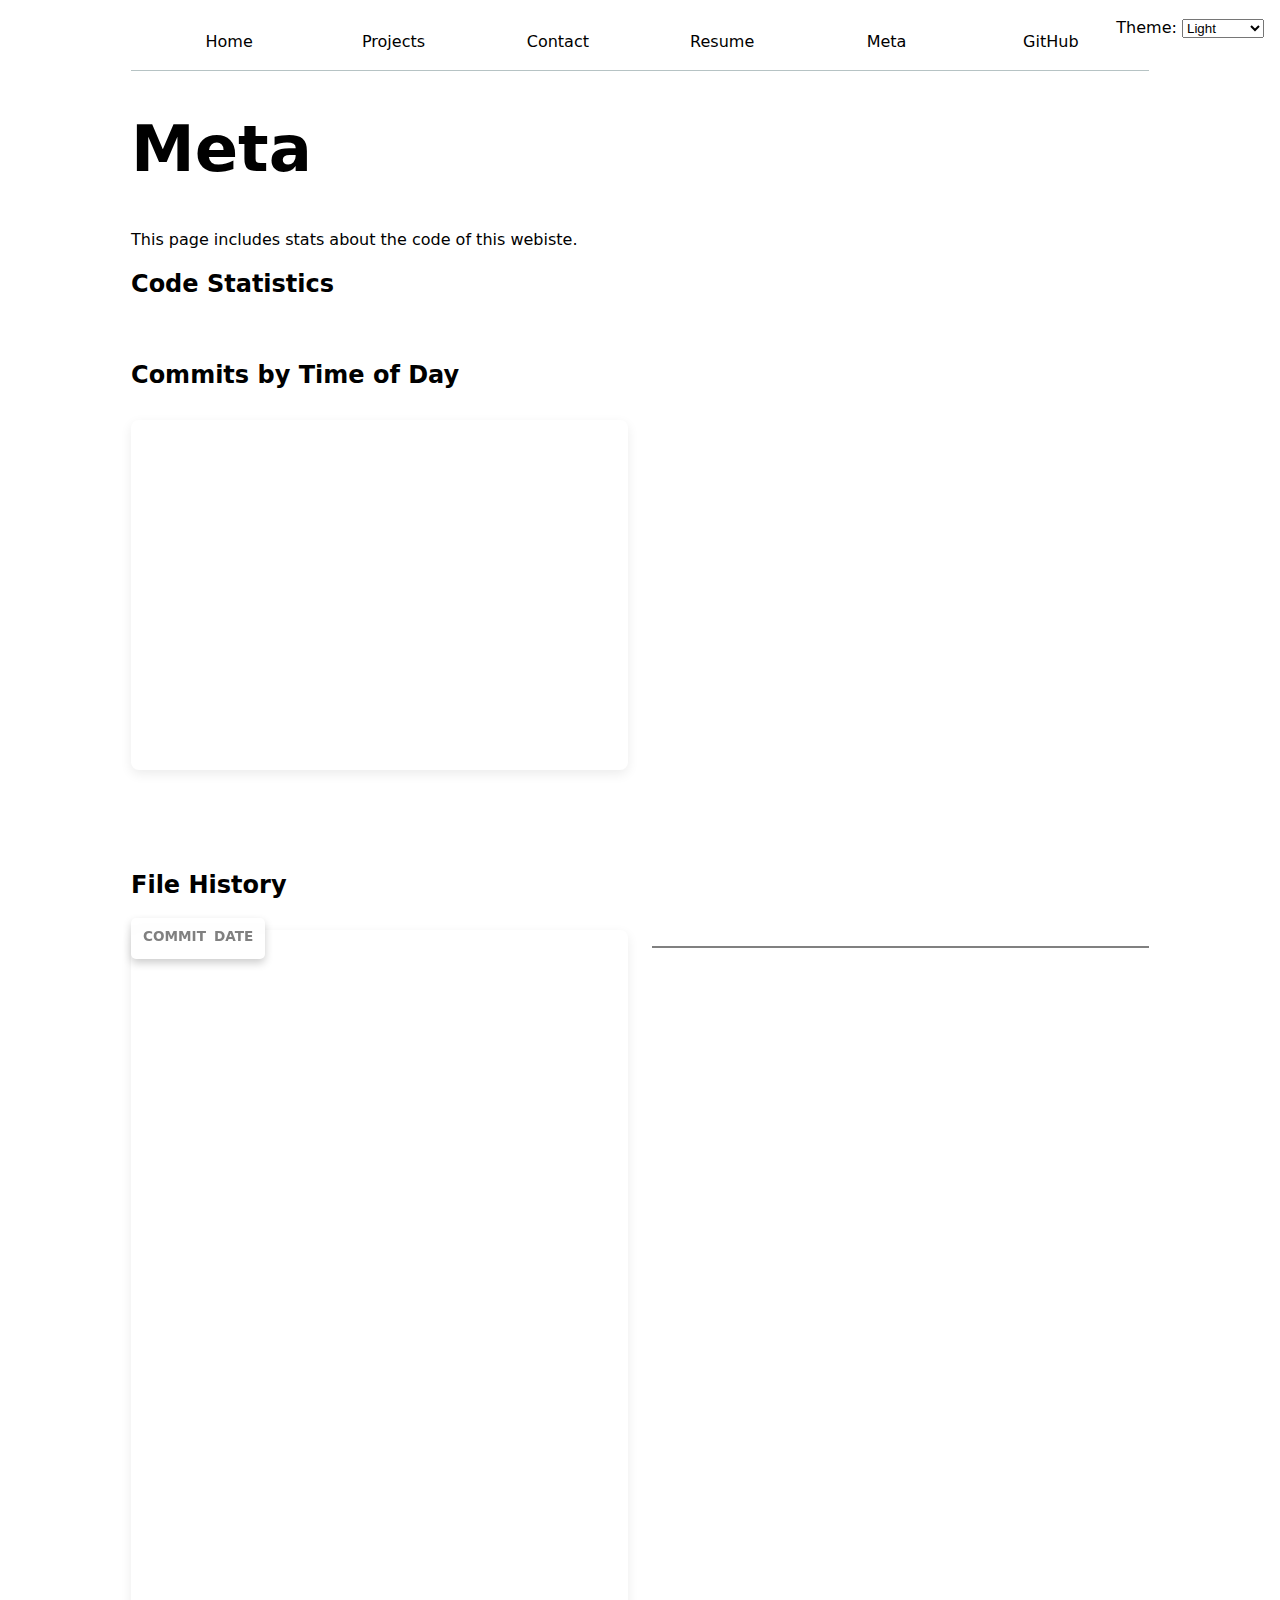
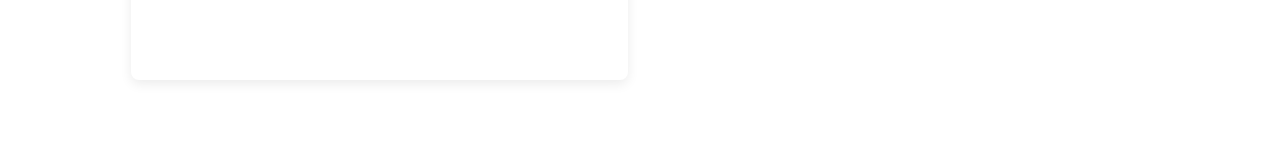
<file: meta/index.html>
<!DOCTYPE html>
<html lang="en">
<head>
    <meta charset="UTF-8">
    <meta name="viewport" content="width=device-width, initial-scale=1.0">
    <title>Meta</title>
    <link rel="stylesheet" href="../style.css">
    <script src="https://d3js.org/d3.v7.min.js"></script>
    <script type="module" src="../global.js"></script>
    <script type="module" src="main.js"></script>
</head>
<body>
    <h1>Meta</h1>
    <p>This page includes stats about the code of this webiste.</p> 
    <h2>Code Statistics</h2>
    <div id="stats"></div>
    <br>
    <h2>Commits by Time of Day</h2>
    <!-- <div id="time-filter" style="display: flex; align-items: baseline;">
        <label>
          Show commits until:
          <input type="range" id="time-slider" min="0" max="100" value="100">
        </label>
        <time id="selected-time" style="margin-left: auto;"></time>
      </div> -->
      
      <div id="scrollytelling">
        <div id="scroll-container">
            <div id="spacer"></div>
            <div id="items-container"></div>
        </div>
        <!-- our old scatterplot div -->
        <div id="chart"></div>
    </div>
    <p id="selection-count"></p>
    <dl id="language-breakdown" class="stats"></dl>
  <h2>File History</h2>
  <dl id="commit-tooltip" class="info tooltip">
      <dt>Commit</dt>
      <dd>
        <a href="" id="commit-link" target="_blank"></a>
      </dd>
      <dt>Date</dt>
      <dd id="commit-date"></dd>
  </dl>
    <div id="file-scrollytelling">
        <div id="file-scroll-container">
            <div id="file-spacer"></div>
            <div id="file-items-container"></div>
        </div>
        <div class="file-chart">
          <dl class="files">
            <div>
              <dt>
                <code></code>
              </dt>
              <dd>
                <div class="line"></div>
              </dd>
            </div>
          </dl>
          </div>
    </div>
  
</body>
</html>
</file>
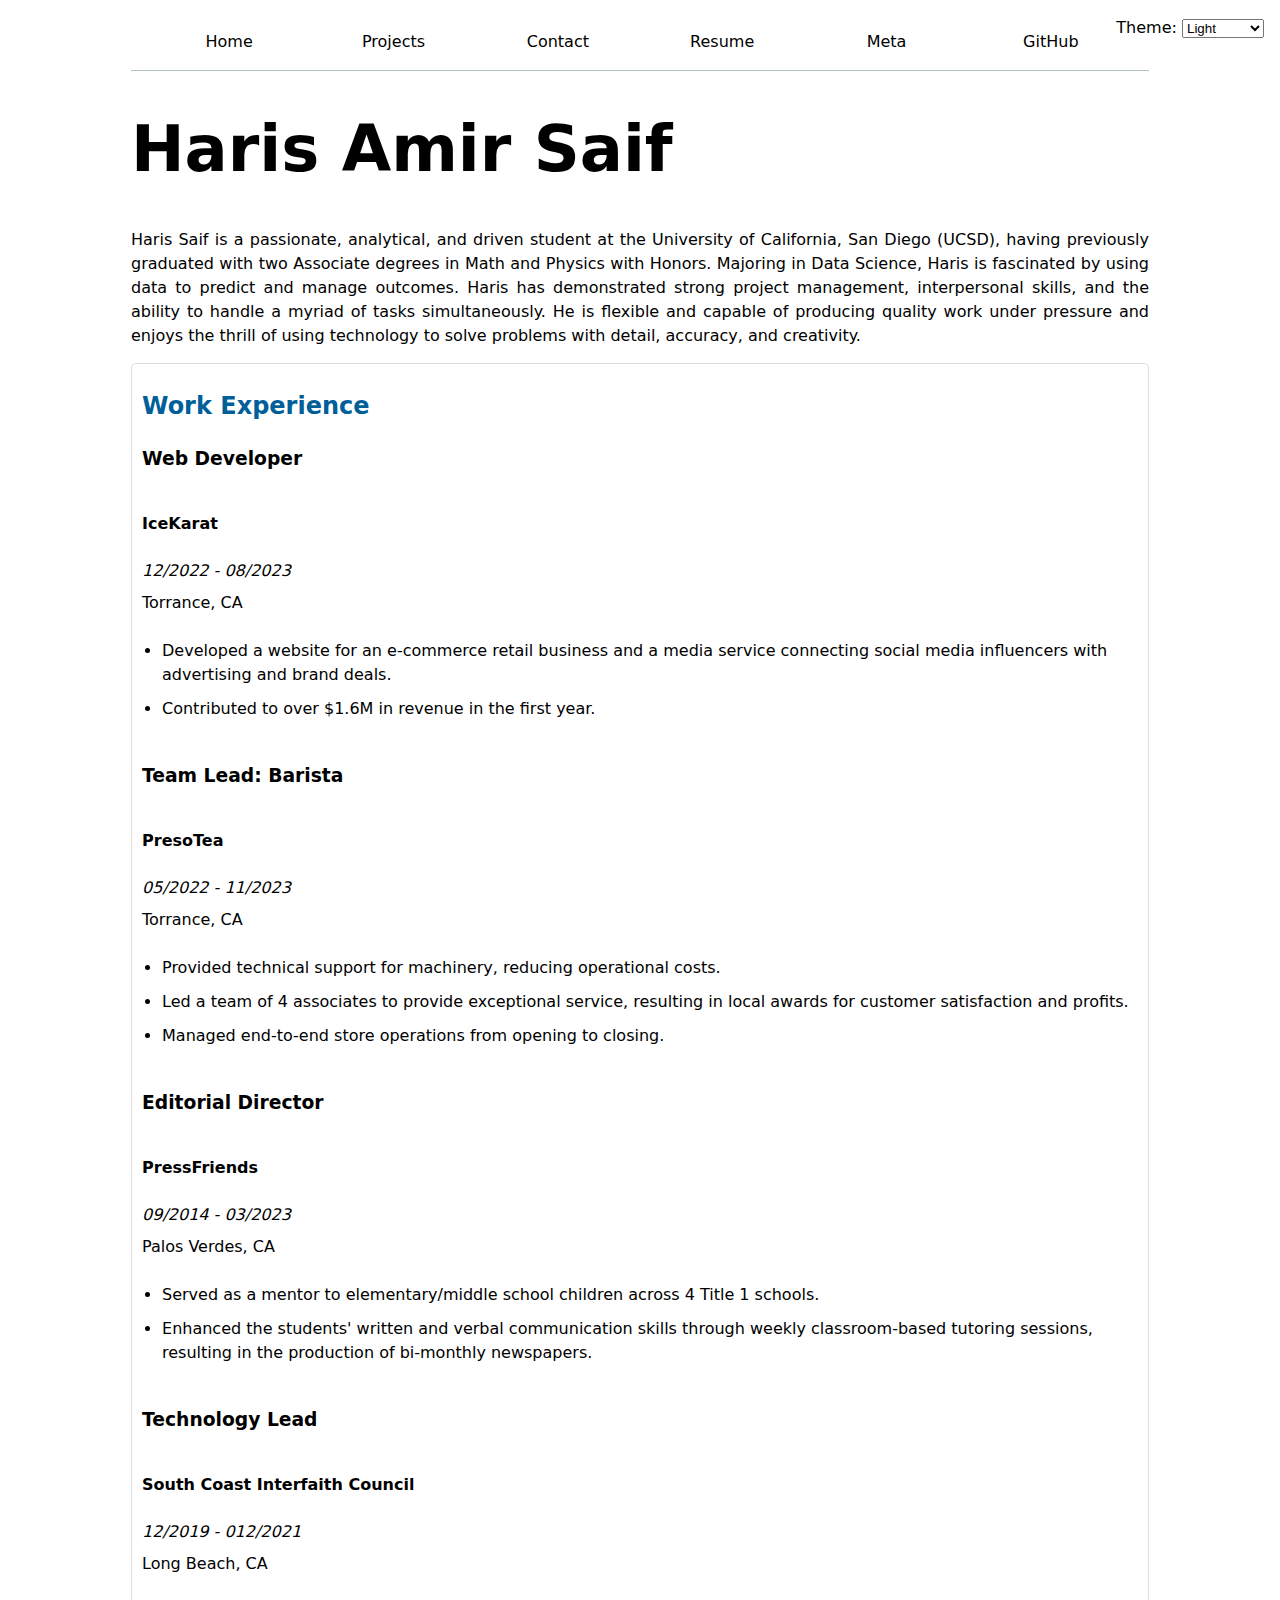
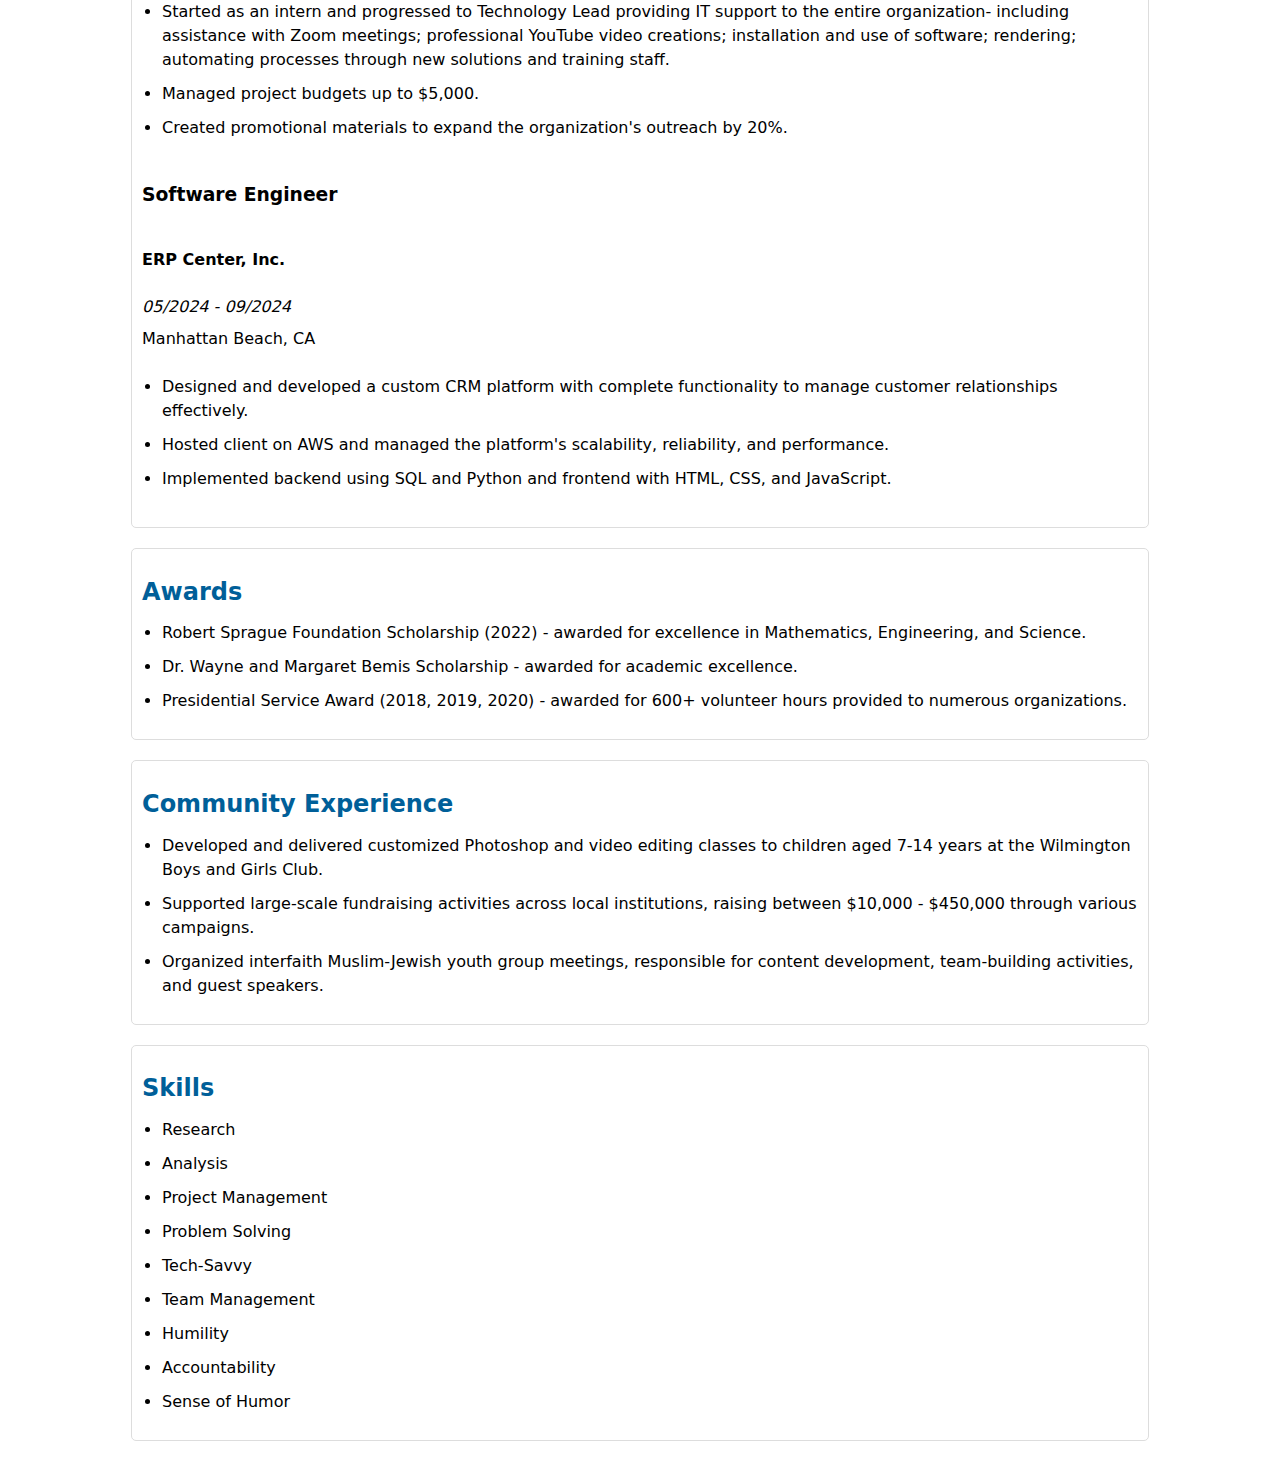
<file: resume/index.html>
<!DOCTYPE html>
<html lang="en">
<script type="module" src="../global.js"></script>
<head>
    <meta charset="UTF-8">
    <meta name="viewport" content="width=device-width, initial-scale=1.0">
    <link rel="stylesheet" href="../style.css">
    <title>Resume</title>
</head>
<body>
    <!-- <nav>
        <a href="../index.html">
            Home
        </a>
        <a href="../projects/index.html">
            Projects
        </a>
        <a href="../contact/index.html">
            Contact
        </a>
        <a href="https://github.com/harisdsc" target="_blank">
            Github
        </a>
        <a href="index.html">
            Resume
        </a>
    </nav> -->
    <h1>Haris Amir Saif</h1>
    <p>Haris Saif is a passionate, analytical, and driven student at the 
        University of California, San Diego (UCSD), having previously graduated 
        with two Associate degrees in Math and Physics with Honors. Majoring in 
        Data Science, Haris is fascinated by using data to predict and manage 
        outcomes. Haris has demonstrated strong project management, 
        interpersonal skills, and the ability to handle a myriad of tasks 
        simultaneously. He is flexible and capable of producing quality work 
        under pressure and enjoys the thrill of using technology to solve 
        problems with detail, accuracy, and creativity.</p>

    <section>
        <header>
            <h2>Work Experience</h2>
        </header>
        <article>
            <h3>Web Developer</h3>
            <p><b>IceKarat</b></p>
            <em>12/2022 - 08/2023</em>Torrance, CA
            <ul>
                <li>Developed a website for an e-commerce retail business and 
                    a media service connecting social media influencers with 
                    advertising and brand deals.</li>
                <li>Contributed to over $1.6M in revenue in the first year.</li>
            </ul>
        </article>
        <article>
            <h3>Team Lead: Barista</h3>
            <p><b>PresoTea</b></p>
            <em>05/2022 - 11/2023</em>Torrance, CA
            <ul>
                <li>Provided technical support for machinery, reducing operational 
                    costs.</li>
                <li>Led a team of 4 associates to provide exceptional service, 
                    resulting in local awards for customer satisfaction and 
                    profits.</li>
                <li>Managed end-to-end store operations from opening to 
                    closing.</li>
            </ul>
        </article>
        <article>
            <h3>Editorial Director</h3>
            <p><b>PressFriends</b></p>
            <em>09/2014 - 03/2023</em>Palos Verdes, CA
            <ul>
                <li>Served as a mentor to elementary/middle school children 
                    across 4 Title 1 schools.</li>
                <li>Enhanced the students' written and verbal communication 
                    skills through weekly classroom-based tutoring sessions, 
                    resulting in the production of bi-monthly newspapers.</li>
            </ul>
        </article>
        <article>
            <h3>Technology Lead</h3>
            <p><b>South Coast Interfaith Council</b></p>
            <em>12/2019 - 012/2021</em>Long Beach, CA
            <ul>
                <li>Started as an intern and progressed to Technology Lead 
                    providing IT support to the entire organization- including
                     assistance with Zoom meetings; professional YouTube video
                      creations; installation and use of software; rendering; 
                      automating processes through new solutions and training 
                      staff.</li>
                <li>Managed project budgets up to $5,000.</li>
                <li>Created promotional materials to expand the 
                    organization's outreach by 20%.</li>
            </ul>
        </article>
        <article>
            <h3>Software Engineer</h3>
            <p><b>ERP Center, Inc.</b></p>
            <em>05/2024 - 09/2024</em>Manhattan Beach, CA
            <ul>
                <li>Designed and developed a custom CRM platform with complete 
                    functionality to manage customer relationships 
                    effectively.</li>
                <li>Hosted client on AWS and managed the platform's
                    scalability, reliability, and performance.
                </li>
                <li>Implemented backend using SQL and Python and frontend with
                    HTML, CSS, and JavaScript.
                </li>
            </ul>
        </article>

    </section>

    <section>
        <header>
            <h2>Awards</h2>
        </header>
        <ul>
            <li>Robert Sprague Foundation Scholarship (2022) - awarded for 
                excellence in Mathematics, Engineering, and Science.</li>
            <li>Dr. Wayne and Margaret Bemis Scholarship - awarded for academic 
                excellence.</li>
            <li>Presidential Service Award (2018, 2019, 2020) - awarded for 
                600+ volunteer hours provided to numerous organizations.</li>
        </ul>
    </section>

    <section>
        <header>
            <h2>Community Experience</h2>
        </header>
        <ul>
            <li>Developed and delivered customized Photoshop and video editing 
                classes to children aged 7-14 years at the Wilmington Boys and 
                Girls Club.</li>
            <li>Supported large-scale fundraising activities across local 
                institutions, raising between $10,000 - $450,000 through 
                various campaigns.</li>
            <li>Organized interfaith Muslim-Jewish youth group meetings, 
                responsible for content development, team-building activities, 
                and guest speakers.</li>
        </ul>
    </section>

    <section>
        <header>
            <h2>Skills</h2>
        </header>
        <ul>
            <li>Research</li>
            <li>Analysis</li>
            <li>Project Management</li>
            <li>Problem Solving</li>
            <li>Tech-Savvy</li>
            <li>Team Management</li>
            <li>Humility</li>
            <li>Accountability</li>
            <li>Sense of Humor</li>
        </ul>
    </section>
</body>
</html>
</file>
<file: style.css>
:global(body) {
  max-width: min(120ch, 80vw);
}

body {
    /* Set line height to 1.5 times the font size
         and use the OS’s UI font as the website font
       */
    font: 100%/1.5 system-ui;
    max-width: 100ch;
    margin-left: auto;
    margin-right: auto;
    /* margin-inline: auto; */
    padding-inline: 1em;
}

nav ul, nav li {
  display: contents;
}

nav {
  --border-color: oklch(50% 10% 200 / 40%);
  display: flex;
  padding: 1em;
  border-bottom: 1px solid oklch(80% 3% 200);
  border-bottom-color: var(--border-color)
}

nav a { 
  flex: 1;
  text-decoration: none;
  color: inherit;
  text-align: center;
  padding-top: 0.4em;
}

nav a.current {
  border-bottom: 0.4em solid oklch(90% 3% 200);
  margin-bottom: -1em;
}

:root {
  --color-accent: oklch(80% 3% 200)
}

nav a:hover {
  border-bottom: 0.4em solid var(--color-accent);
  margin-bottom: -1em;
  /* background-color: oklch(from var(--color-accent) 95% 5% h) */
  background-color: color-mix(in oklch, var(--color-accent), canvas 85%);
}

/* input, textarea, button, label {
  font: inherit;
  display: block;
} */

/*
input, textarea{
  width: 100%;
  box-sizing: border-box;
}

label {
  margin-bottom: 0.5em;
} */


form {
  display: grid;
  grid-template-columns: auto 1fr;
  gap: 1em;
}

label {
  grid-column: 1 / 2;
}

input, textarea, button {
  grid-column: 2 / 3;
  box-sizing: border-box;
}

button {
  grid-column: span 2;
  padding: 0.5em 1em;
}

div.projects {
  display: grid;
  grid-template-columns: repeat(auto-fill, minmax(15em, 1fr));
  gap: 1em;
}

div.projects img {
  flex: 1 1 auto;
  max-width: 100%;
}

article {
  display: grid;
  grid-template-rows: subgrid;
  grid-row: span 3;
  gap: 0.5em;
}

article h2 {
  margin: 0;
}

h1 { 
  font-size: 400%;
  line-height: 1.1;
}

h1, h2, h3, h4, h5, h6 {
  line-height: 1.1;
  text-wrap: balance;
}

p {
  font-size: 1em;
  margin-bottom: 15px;
  text-align: justify;
}

section {
  margin-bottom: 20px;
  padding: 10px;
  background-color: #ffffff;
  border: 1px solid #ddd;
  border-radius: 5px;
}

section h2 {
  font-size: 1.5em;
  color: #005f99;
  margin-bottom: 10px;
}

ul {
  list-style: disc;
  padding-left: 20px;
}

li {
  margin-bottom: 10px;
}

html {
  color-scheme: light;
}

label.color-scheme {
  position: absolute;
  top: 1rem;
  right: 1rem;
  font-size:  80%;
  font: inherit;
}


section {
  color: black;
}


dl {
  display: grid;
  grid-template-columns: repeat(4, 1fr);
  text-align: center;
}

dt {
  font-size: 14px;
  font-weight: bold;
  text-transform: uppercase;
  color: #666;
  grid-row: 1;
}

dd {
  font-size: 24px;
  font-weight: bold;
  margin: 5px 0;
  grid-row: 2;
}

#projects-pie-plot {
  max-width: 20em;
  margin-block: 2em;
  overflow: visible;
}

.legend {
  border: 1px solid #ccc;
  padding: 1em;
  border-radius: 4px;
  display: grid;
  grid-template-columns: repeat(auto-fill, minmax(9em, 1fr));
  flex: 1;
}

.legend li {
  display: flex;
  align-items: center;
  gap: 0.5em;
}

.swatch {
  width: 1em;
  height: 1em;
  border-radius: 3px;
  background-color: var(--color);
  display: inline-block;
}


.container {
  display: flex;
  align-items: flex-start;
  gap: 2em;
  margin-block: 2em;
}

&:has(path:hover) {
  path:not(:hover) {
    opacity: 0.5;
  }
}

path {
  transition: 300ms;
  cursor: pointer;
}


.selected {
  --color: oklch(60% 45% 0) !important;

  &:is(path) {
    fill: var(--color);
  }
}

/* test*/

.gridlines line {
  stroke: #e0e0e0; /* Light gray color */
  stroke-width: 0.5px;
  stroke-opacity: 0.5;

}

.gridlines path {
  stroke-width: 0;  /* Remove the axis path */
}


dl.tooltip {
  position: fixed;
  box-shadow: 0px 4px 8px rgba(0, 0, 0, 0.2);
  border-radius: 5px;
  padding: 8px 12px;
  backdrop-filter: blur(5px);
  transition: opacity 0.3s ease, visibility 0.3s ease;
  z-index: 1000;

}

dl.info {
  display: grid;
  grid-template-columns: auto auto;
  gap: 4px 8px;
  margin: 0;
  transition-duration: 500ms;
  transition-property: opacity, visibility;
}

dl.info[hidden]:not(:hover, :focus-within) {
  opacity: 0;
  visibility: hidden;
}
dl.tooltip dt {
  font-weight: bold;
  color: gray;
  font-size: 0.85em;
}

dl.tooltip dd {
  margin: 0;
  font-size: 0.85em;
  font-weight: normal;
}

dt {
  font-weight: bold;
  color: gray;
}

dd {
  margin: 0;
}

circle {
  transition: transform 200ms ease, r calc(var(--r) * 4ms);
  transform-origin: center;
  transform-box: fill-box;

  @starting-style {
    r: 0;
  }
}

circle:hover {
  transform: scale(1.5);
}

circle.selected {
  fill: #ff6b6b;
}

#time-filter {
  margin-bottom: 10px;
}

#time-slider {
  width: 600px; /* Adjust width as desired */
  margin-left: 10px;
}

.files > div {
  grid-column: 1 / -1;
  display: grid;
  /* grid-template-columns: subgrid; */
}

.files dt {
  grid-column: 1;
  font: 100%/1.5 system-ui;
  border-bottom: 1px solid gray;
}

.line {
  display: flex;
  width: 0.5em;
  aspect-ratio: 1;
  /* background: steelblue; */
  border-radius: 50%;
}

.files dd {
  border-top: 1px solid gray;
  grid-column: 2 / -1;
  display: flex;
  flex-wrap: wrap;
  align-items: start;
  align-content: start;
  gap: 0.15em;
  padding-top: 0.6em;
  padding-bottom: 0.6em;
  margin-left: 0;
}
/* Scrollytelling Layout Components */
#scrollytelling, #file-scrollytelling {
  grid-column: 1 / -1;
  display: grid;
  grid-template-columns: minmax(300px, 1fr) minmax(300px, 1fr);
  gap: 1.5rem;
  margin: 2rem 0;
}

/* Scroll Containers */
#scroll-container, #file-scroll-container {
  position: relative;
  width: 100%;
  border-radius: 8px;
  box-shadow: 0 4px 12px rgba(0, 0, 0, 0.08);
  transition: box-shadow 0.3s ease;
  overflow-y: auto;
  scrollbar-width: thin;
  scrollbar-color: var(--color-accent) #f0f0f0;
}

#scroll-container {
  height: 350px;
  margin-bottom: 50px;
}

#file-scroll-container {
  height: 750px;
  margin-bottom: 50px;
}

#scroll-container::-webkit-scrollbar, #file-scroll-container::-webkit-scrollbar {
  width: 8px;
}

#scroll-container::-webkit-scrollbar-track, #file-scroll-container::-webkit-scrollbar-track {
  background: #f0f0f0;
  border-radius: 10px;
}

#scroll-container::-webkit-scrollbar-thumb, #file-scroll-container::-webkit-scrollbar-thumb {
  background: var(--color-accent);
  border-radius: 10px;
}

#scroll-container:hover, #file-scroll-container:hover {
  box-shadow: 0 6px 16px rgba(0, 0, 0, 0.12);
}

/* Chart Positioning */
#chart, .file-chart {
  position: sticky;
  top: 2rem;
  align-self: flex-start;
  transition: transform 0.3s ease;
}

#spacer, #file-spacer,
#items-container, #file-items-container {
  position: absolute;
  top: 0;
  left: 0;
  width: 100%;
}

#spacer, #file-spacer {
  background: none;
  pointer-events: none;
}

/* Scroll Items */
.item, .file-item {
  padding: 1.5rem;
  height: auto;
  min-height: 110px;
  box-sizing: border-box;
  transition: background-color 0.3s ease, transform 0.2s ease;
}

.item.active, .file-item.active {
  background-color: rgba(0, 0, 0, 0.03);
  border-left: 4px solid var(--color-accent);
  padding-left: calc(1.5rem - 4px);
}
</file>
